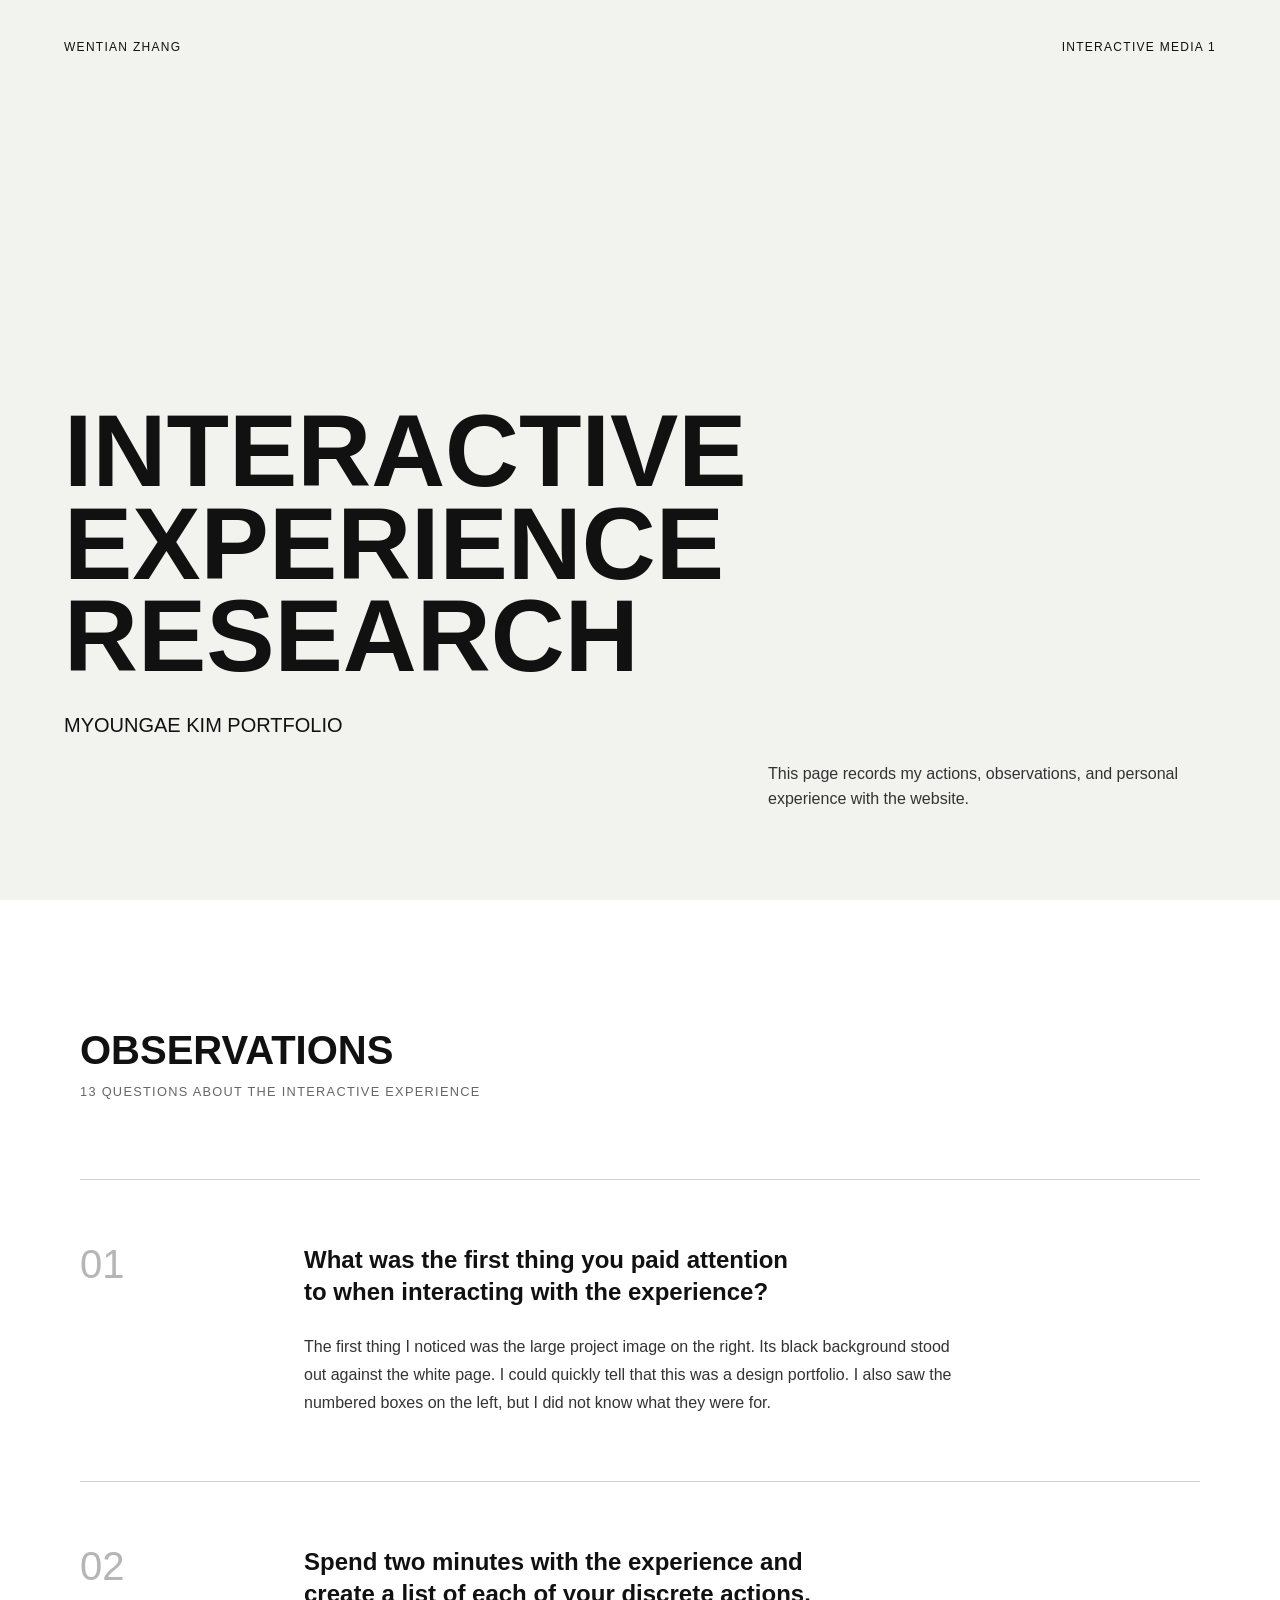
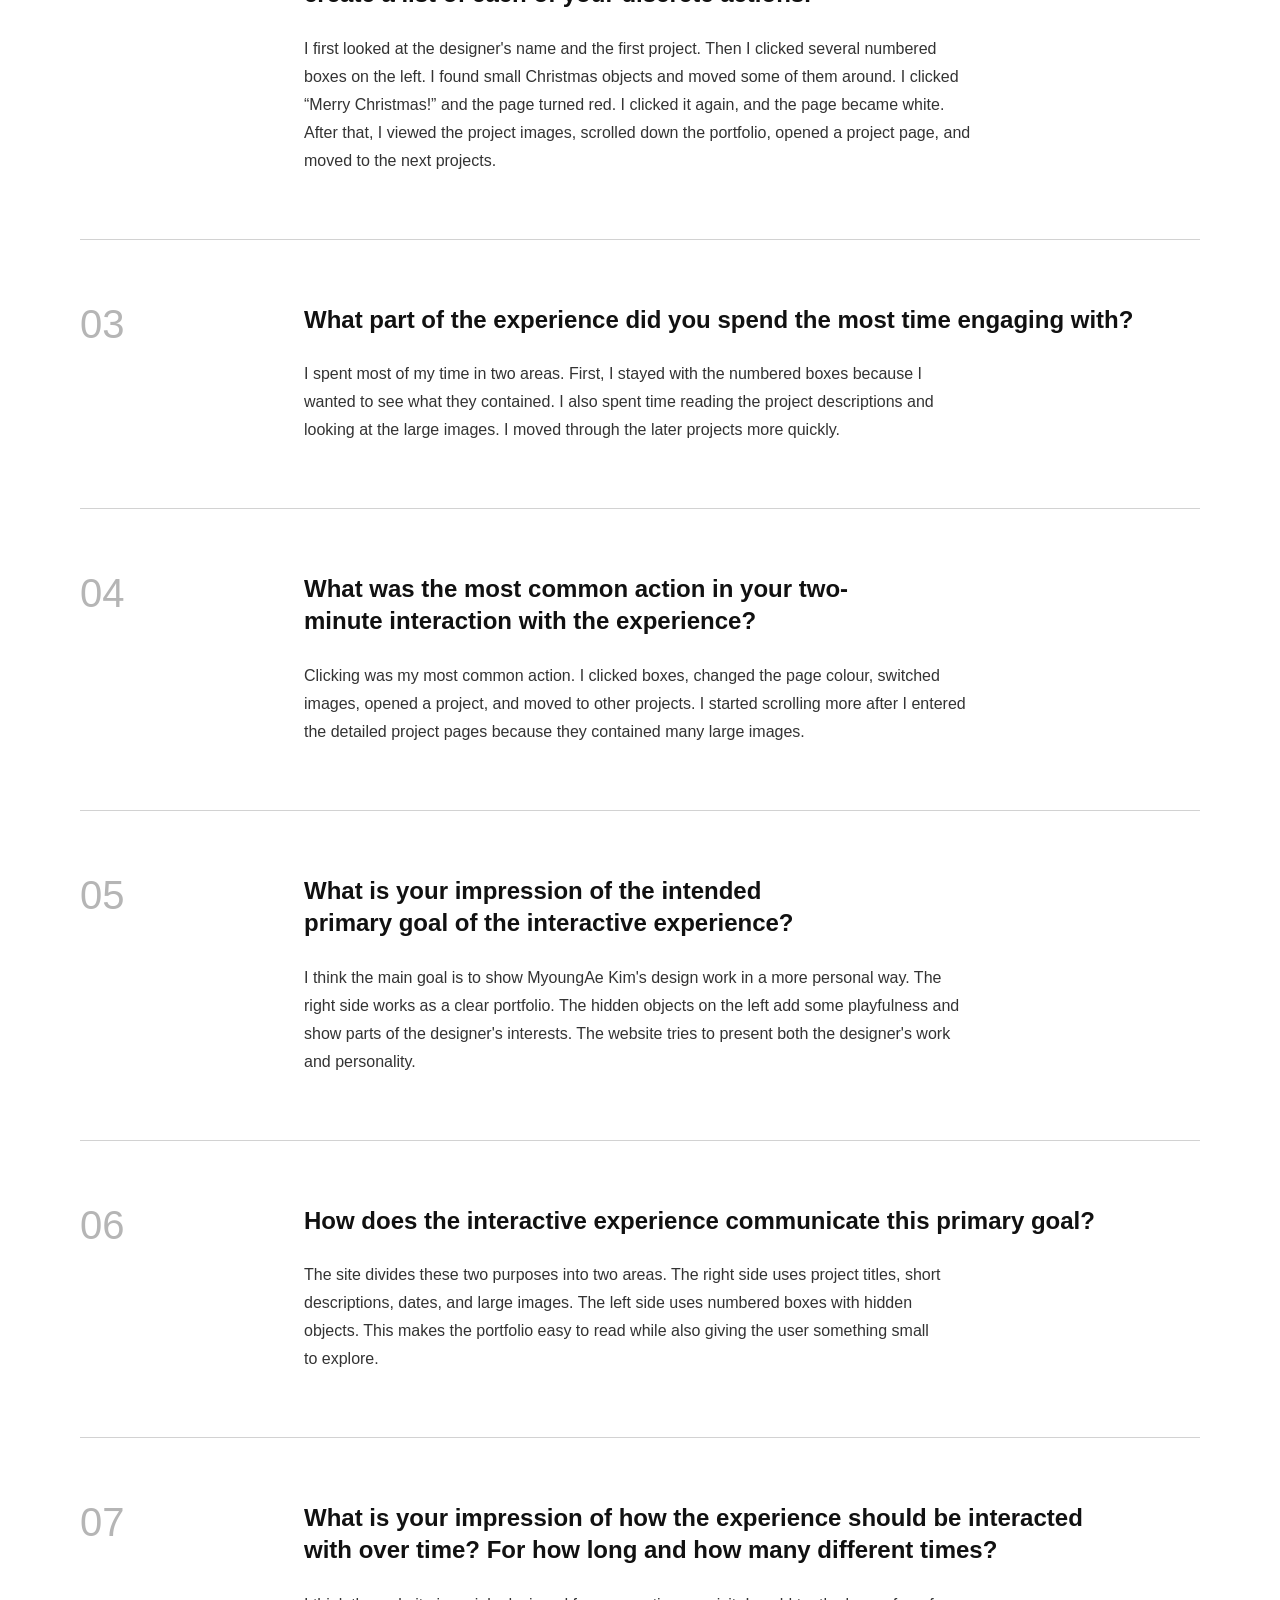
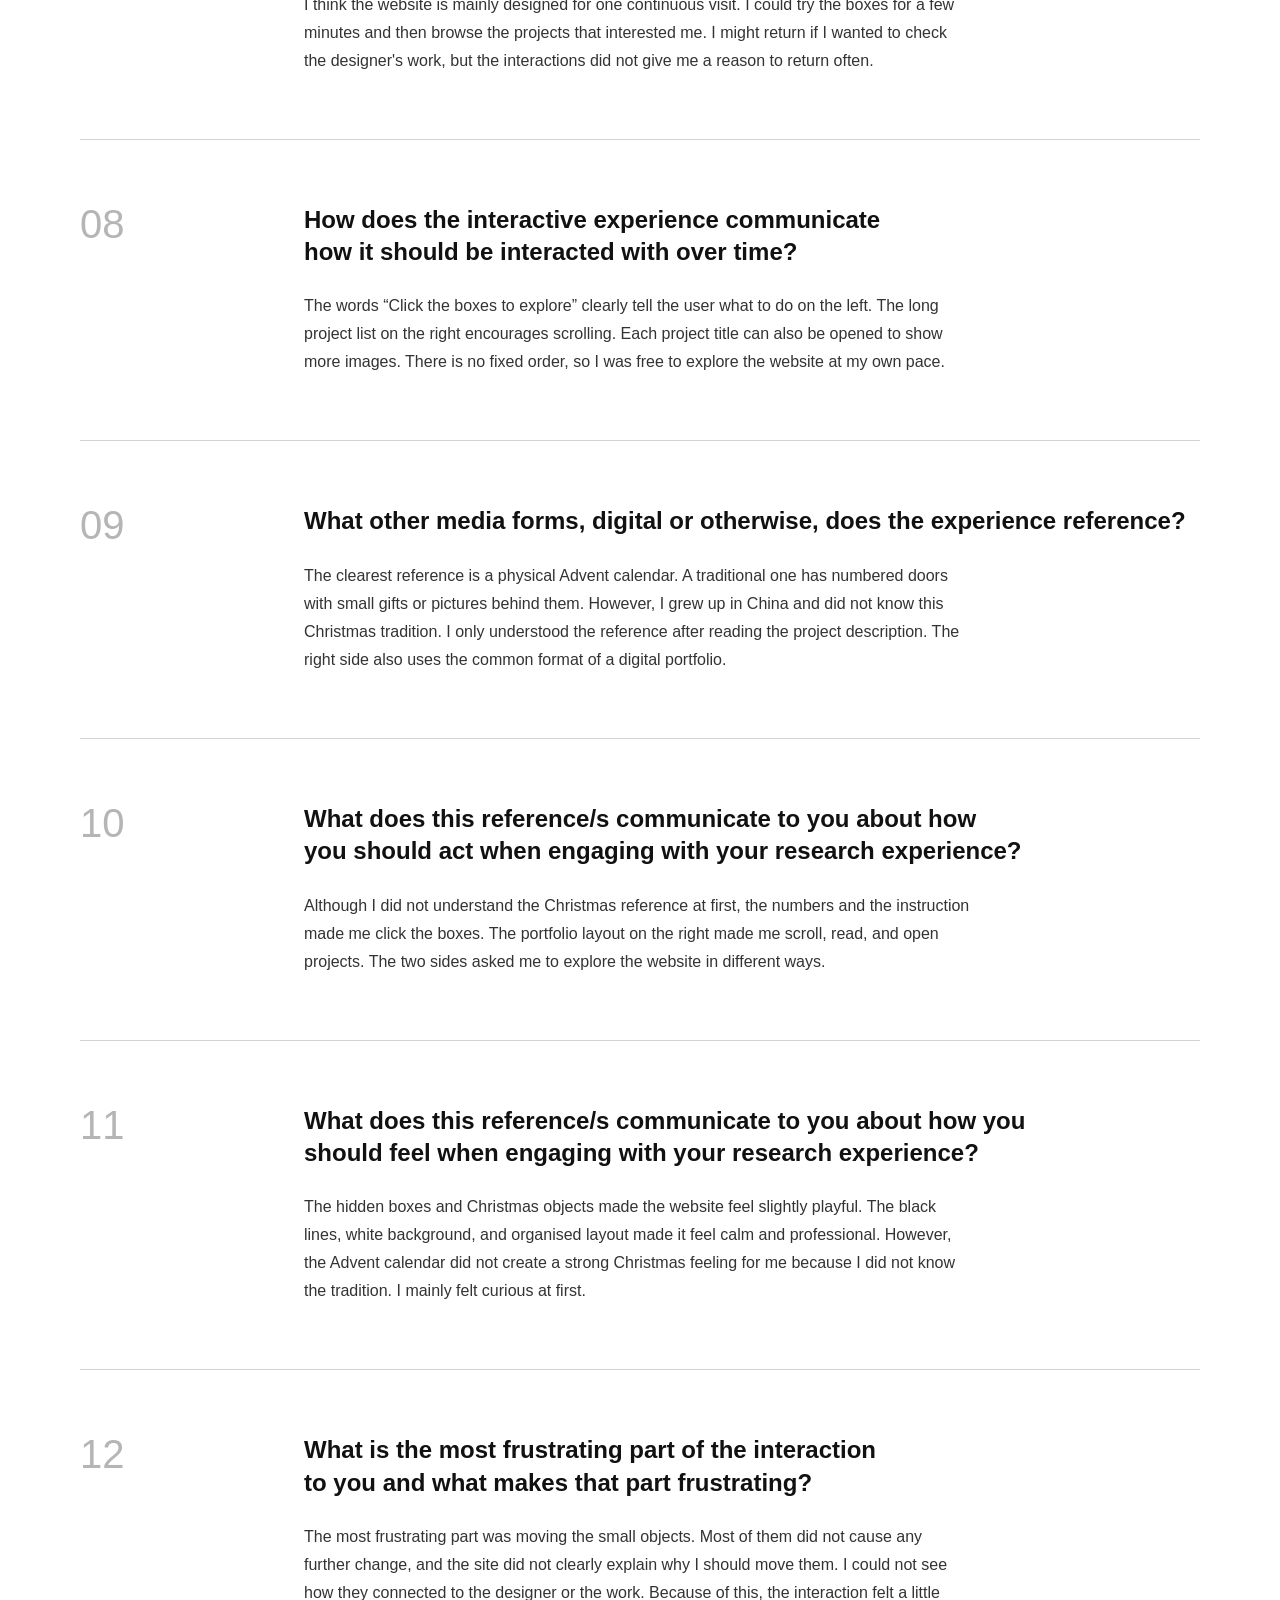
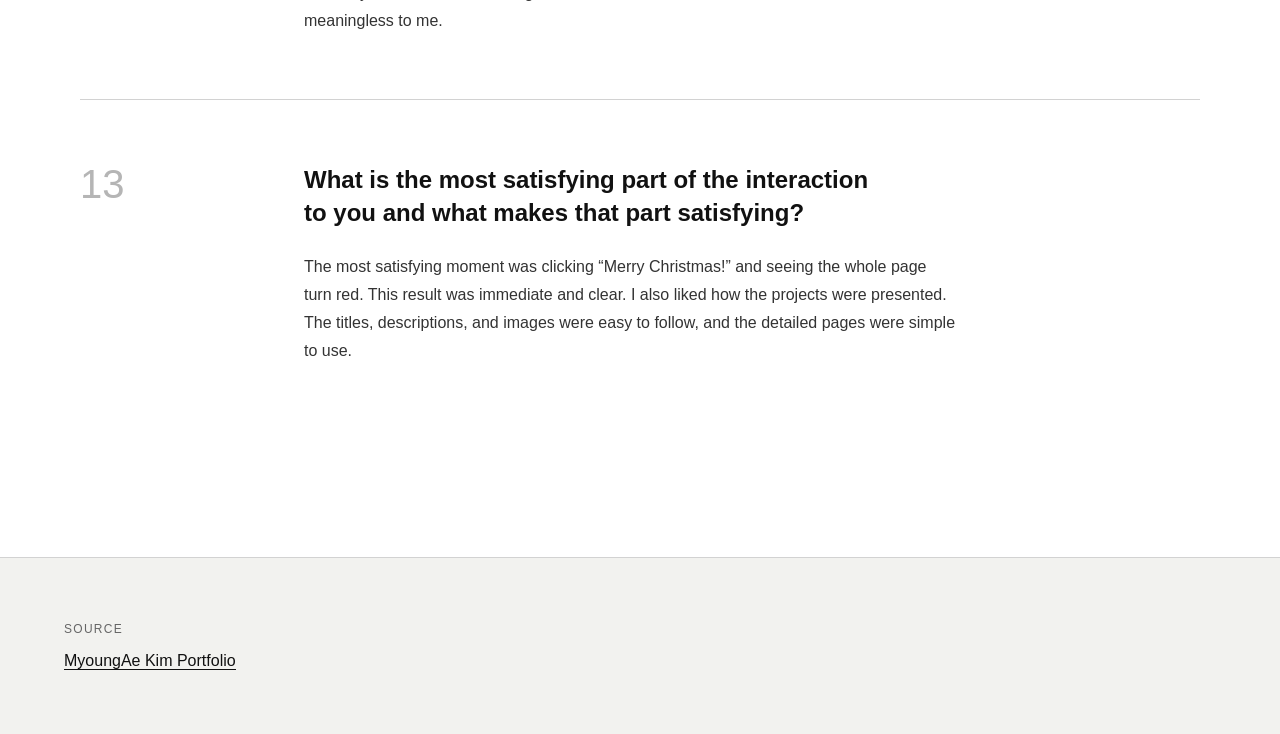
<file: index.html>
<!DOCTYPE html>
<html lang="en">
  <head>
    <meta charset="UTF-8">
    <meta name="viewport" content="width=device-width, initial-scale=1.0">
    <title>Interactive Experience Research</title>
    <link rel="stylesheet" href="reset.css">
    <link rel="stylesheet" href="style.css">
  </head>

  <body>
    <!--
      The opening section uses a simple portfolio-style cover. Text is used
      instead of images to create a clean and restrained appearance. A large
      title, small course details, and large areas of empty space establish a
      clear visual hierarchy. This approach gives the page a personal visual
      direction without copying the style of the website being studied.
    -->
    <header class="cover">
      <div class="cover-details">
        <p>WENTIAN ZHANG</p>
        <p>INTERACTIVE MEDIA 1</p>
      </div>

      <div class="cover-content">
        <h1>
          INTERACTIVE<br>
          EXPERIENCE<br>
          RESEARCH
        </h1>

        <h2 class="website-name">MYOUNGAE KIM PORTFOLIO</h2>

        <p class="introduction">
          This page records my actions, observations, and personal experience
          with the website.
        </p>
      </div>
    </header>

    <!--
      The cover and the main content are visually separated through changes in
      background colour, spacing, and layout. This creates a clear transition
      from the introductory information to the written observations. All
      thirteen questions are placed on one continuous page and use the same
      section structure, creating a consistent reading order and making the
      content easier to browse.
    -->
    <main>
      <section class="observations">
        <h2 class="observations-title">OBSERVATIONS</h2>
        <p class="observations-description">
          13 QUESTIONS ABOUT THE INTERACTIVE EXPERIENCE
        </p>

        <!--
          Each question is placed in its own section. Separate classes are used
          for the number, question, and answer so that each part can have a
          different visual style. The questions use h3 headings because they sit
          below the Observations h2 heading. Every response, including Question
          2, remains a paragraph to maintain a consistent structure.
        -->
        <section class="question">
          <p class="question-number">01</p>
          <h3>
            What was the first thing you paid attention to when interacting
            with the experience?
          </h3>
          <p class="question-answer">
            The first thing I noticed was the large project image on the right.
            Its black background stood out against the white page. I could
            quickly tell that this was a design portfolio. I also saw the
            numbered boxes on the left, but I did not know what they were for.
          </p>
        </section>

        <section class="question">
          <p class="question-number">02</p>
          <h3>
            Spend two minutes with the experience and create a list of each of
            your discrete actions.
          </h3>
          <p class="question-answer">
            I first looked at the designer's name and the first project. Then I
            clicked several numbered boxes on the left. I found small Christmas
            objects and moved some of them around. I clicked “Merry Christmas!”
            and the page turned red. I clicked it again, and the page became
            white. After that, I viewed the project images, scrolled down the
            portfolio, opened a project page, and moved to the next projects.
          </p>
        </section>

        <section class="question">
          <p class="question-number">03</p>
          <h3>
            What part of the experience did you spend the most time engaging
            with?
          </h3>
          <p class="question-answer">
            I spent most of my time in two areas. First, I stayed with the
            numbered boxes because I wanted to see what they contained. I also
            spent time reading the project descriptions and looking at the
            large images. I moved through the later projects more quickly.
          </p>
        </section>

        <section class="question">
          <p class="question-number">04</p>
          <h3>
            What was the most common action in your two-minute interaction with
            the experience?
          </h3>
          <p class="question-answer">
            Clicking was my most common action. I clicked boxes, changed the
            page colour, switched images, opened a project, and moved to other
            projects. I started scrolling more after I entered the detailed
            project pages because they contained many large images.
          </p>
        </section>

        <section class="question">
          <p class="question-number">05</p>
          <h3>
            What is your impression of the intended primary goal of the
            interactive experience?
          </h3>
          <p class="question-answer">
            I think the main goal is to show MyoungAe Kim's design work in a
            more personal way. The right side works as a clear portfolio. The
            hidden objects on the left add some playfulness and show parts of
            the designer's interests. The website tries to present both the
            designer's work and personality.
          </p>
        </section>

        <section class="question">
          <p class="question-number">06</p>
          <h3>
            How does the interactive experience communicate this primary goal?
          </h3>
          <p class="question-answer">
            The site divides these two purposes into two areas. The right side
            uses project titles, short descriptions, dates, and large images.
            The left side uses numbered boxes with hidden objects. This makes
            the portfolio easy to read while also giving the user something
            small to explore.
          </p>
        </section>

        <section class="question">
          <p class="question-number">07</p>
          <h3>
            What is your impression of how the experience should be interacted
            with over time? For how long and how many different times?
          </h3>
          <p class="question-answer">
            I think the website is mainly designed for one continuous visit. I
            could try the boxes for a few minutes and then browse the projects
            that interested me. I might return if I wanted to check the
            designer's work, but the interactions did not give me a reason to
            return often.
          </p>
        </section>

        <section class="question">
          <p class="question-number">08</p>
          <h3>
            How does the interactive experience communicate how it should be
            interacted with over time?
          </h3>
          <p class="question-answer">
            The words “Click the boxes to explore” clearly tell the user what to
            do on the left. The long project list on the right encourages
            scrolling. Each project title can also be opened to show more
            images. There is no fixed order, so I was free to explore the
            website at my own pace.
          </p>
        </section>

        <section class="question">
          <p class="question-number">09</p>
          <h3>
            What other media forms, digital or otherwise, does the experience
            reference?
          </h3>
          <p class="question-answer">
            The clearest reference is a physical Advent calendar. A traditional
            one has numbered doors with small gifts or pictures behind them.
            However, I grew up in China and did not know this Christmas
            tradition. I only understood the reference after reading the
            project description. The right side also uses the common format of
            a digital portfolio.
          </p>
        </section>

        <section class="question">
          <p class="question-number">10</p>
          <h3>
            What does this reference/s communicate to you about how you should
            act when engaging with your research experience?
          </h3>
          <p class="question-answer">
            Although I did not understand the Christmas reference at first, the
            numbers and the instruction made me click the boxes. The portfolio
            layout on the right made me scroll, read, and open projects. The two
            sides asked me to explore the website in different ways.
          </p>
        </section>

        <section class="question">
          <p class="question-number">11</p>
          <h3>
            What does this reference/s communicate to you about how you should
            feel when engaging with your research experience?
          </h3>
          <p class="question-answer">
            The hidden boxes and Christmas objects made the website feel
            slightly playful. The black lines, white background, and organised
            layout made it feel calm and professional. However, the Advent
            calendar did not create a strong Christmas feeling for me because I
            did not know the tradition. I mainly felt curious at first.
          </p>
        </section>

        <section class="question">
          <p class="question-number">12</p>
          <h3>
            What is the most frustrating part of the interaction to you and
            what makes that part frustrating?
          </h3>
          <p class="question-answer">
            The most frustrating part was moving the small objects. Most of them
            did not cause any further change, and the site did not clearly
            explain why I should move them. I could not see how they connected
            to the designer or the work. Because of this, the interaction felt
            a little meaningless to me.
          </p>
        </section>

        <section class="question">
          <p class="question-number">13</p>
          <h3>
            What is the most satisfying part of the interaction to you and what
            makes that part satisfying?
          </h3>
          <p class="question-answer">
            The most satisfying moment was clicking “Merry Christmas!” and
            seeing the whole page turn red. This result was immediate and clear.
            I also liked how the projects were presented. The titles,
            descriptions, and images were easy to follow, and the detailed
            pages were simple to use.
          </p>
        </section>
      </section>
    </main>

    <!--
      AI USE:
      During this project, In this project, I used OpenAI’s ChatGPT to help
      me review and understand coding concepts from the course materials.
      I also used it for translation and checking word meanings. When I was unsure
      how to build certain parts of the website, ChatGPT helped me identify
      suitable HTML elements, CSS properties, and code syntax. I also used it
      to check parts of my code when I was unsure whether they were correct. 
      However, all code was written by me.
    -->
    <footer class="page-footer">
      <h2 class="footer-heading">SOURCE</h2>
      <p>
        <a href="https://www.myoungaekim.com/">MyoungAe Kim Portfolio</a>
      </p>
    </footer>
  </body>
</html>
</file>
<file: style.css>
body {
  font-family: Arial, Helvetica, sans-serif;
  background-color: #f2f2ef;
  color: #111111;
}

/*
  The cover uses Flexbox to arrange its content vertically. The small name
  and course details remain near the top, while the main title is positioned
  lower on the screen. Percentage padding keeps balanced space on both sides,
  and vw allows the title size to change with the screen width. This keeps
  the layout simple while making the title responsive.
*/
.cover {
  min-height: 100vh;
  padding: 2.5rem 5%;
  display: flex;
  flex-direction: column;
  justify-content: space-between;
}

.cover-details {
  display: flex;
  justify-content: space-between;
  gap: 2rem;
  font-size: 0.75rem;
  letter-spacing: 0.08rem;
}

.cover-content {
  padding-top: 6rem;
  padding-bottom: 3rem;
}

.cover h1 {
  font-size: 8vw;
  font-weight: 700;
  line-height: 0.9;
}

.website-name {
  margin-top: 2rem;
  font-size: 1.25rem;
  font-weight: 400;
}

.introduction {
  max-width: 28rem;
  margin-top: 1.5rem;
  margin-left: auto;
  font-size: 1rem;
  line-height: 1.6;
  color: #333333;
}

/*
  The main content uses a maximum width and automatic side margins,
  preventing lines of text from becoming too long on larger screens. Its
  white background creates a clear visual change from the warmer cover.
  Consistent padding and spacing separate the heading, questions, and answers
  without adding unnecessary decoration, keeping the written content easy
  to follow.
*/
main {
  padding: 8rem 5%;
  background-color: #ffffff;
}

.observations {
  max-width: 70rem;
  margin: 0 auto;
}

.observations-title {
  font-size: 2.5rem;
  font-weight: 700;
  line-height: 1.1;
}

.observations-description {
  margin-top: 0.75rem;
  margin-bottom: 5rem;
  font-size: 0.8rem;
  letter-spacing: 0.08rem;
  color: #666666;
}

.question {
  display: grid;
  grid-template-columns: 15% 1fr;
  column-gap: 5%;
  padding: 4rem 0;
  border-top: 1px solid #d2d2d2;
}

.question-number {
  grid-column: 1;
  grid-row: 1 / 3;
  font-size: 2.5rem;
  line-height: 1;
  color: #b5b5b5;
}

.question h3 {
  grid-column: 2;
  font-size: 1.5rem;
  font-weight: 600;
  line-height: 1.35;
}

.question-answer {
  grid-column: 2;
  margin-top: 1.5rem;
  font-size: 1rem;
  line-height: 1.75;
  color: #333333;
}

/*
  The footer returns to the warm background used on the cover, creating a
  clear ending to the page. The source link uses a simple bottom border
  instead of the browser's default underline. When the mouse moves over the
  link, its colour changes slightly, providing clear feedback that the text
  can be clicked.
*/
.page-footer {
  padding: 4rem 5%;
  background-color: #f2f2ef;
  border-top: 1px solid #d2d2d2;
}

.footer-heading {
  font-size: 0.75rem;
  font-weight: 400;
  letter-spacing: 0.08rem;
  color: #666666;
}

.page-footer p {
  margin-top: 1rem;
}

.page-footer a {
  color: #111111;
  text-decoration: none;
  border-bottom: 1px solid #111111;
}

.page-footer a:hover {
  color: #666666;
  border-color: #666666;
}
</file>
